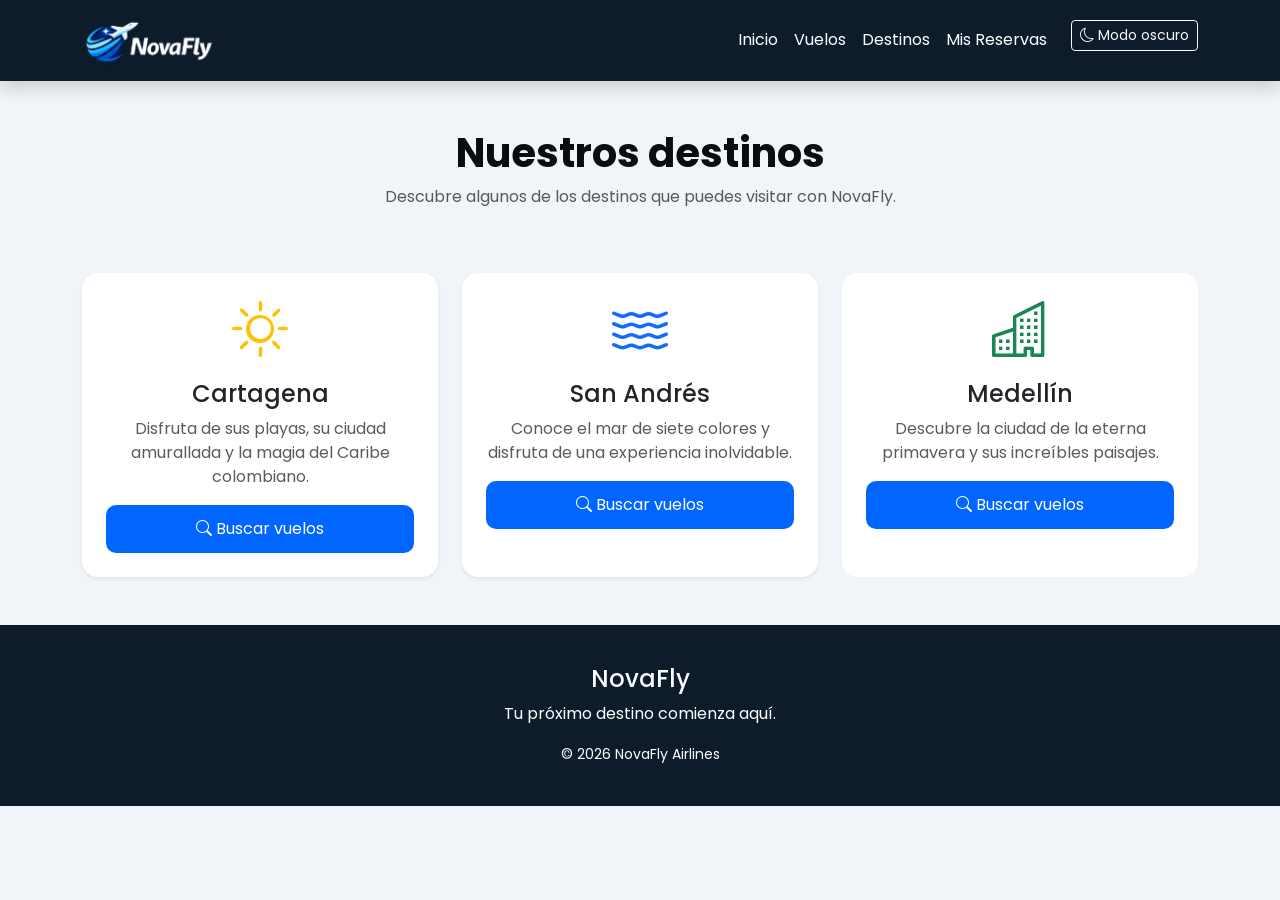
<file: pages/destinos.html>
<!DOCTYPE html>
<html lang="es">
<head>
    <meta charset="UTF-8">
    <meta name="viewport" content="width=device-width, initial-scale=1.0">
    <title>NovaFly | Destinos</title>
    <link href="https://cdn.jsdelivr.net/npm/bootstrap@5.3.7/dist/css/bootstrap.min.css" rel="stylesheet">
    <link rel="stylesheet" href="https://cdn.jsdelivr.net/npm/bootstrap-icons@1.11.3/font/bootstrap-icons.min.css">
    <link href="https://fonts.googleapis.com/css2?family=Poppins:wght@300;400;500;600;700&display=swap" rel="stylesheet">
    <link rel="stylesheet" href="../css/styles.css">
</head>
<body>
    <nav class="navbar navbar-expand-lg navbar-dark shadow">
        <div class="container">
            <a class="navbar-brand d-flex align-items-center" href="../index.html">
                <img src="../img/logo/logo.png" class="logo-navbar" alt="NovaFly">
            </a>
            <button class="navbar-toggler" data-bs-toggle="collapse" data-bs-target="#menu"> <span class="navbar-toggler-icon"></span></button>
            <div class="collapse navbar-collapse" id="menu">
                <ul class="navbar-nav ms-auto">
                    <li class="nav-item"><a class="nav-link" href="../index.html"> Inicio</a></li>
                    <li class="nav-item"><a class="nav-link" href="vuelos.html"> Vuelos</a></li>
                    <li class="nav-item"><a class="nav-link active" href="#"> Destinos</a></li>
                    <li class="nav-item"><a class="nav-link" href="mis-reservas.html"> Mis Reservas</a></li>
                    <li class="nav-item ms-lg-3">
                        <button id="btnModoOscuro" class="btn btn-outline-light btn-sm" type="button"> <i
                                class="bi bi-moon"></i> Modo oscuro
                        </button>
                    </li>
                </ul>
            </div>
        </div>
    </nav>
    <section class="py-5 text-center">
        <div class="container">
            <h1 class="fw-bold"> Nuestros destinos</h1>
            <p class="text-muted"> Descubre algunos de los destinos que puedes visitar con NovaFly.</p>
        </div>
    </section>
    <section class="container mb-5">
        <div class="row g-4">
            <div class="col-md-6 col-lg-4">
                <div class="card shadow-sm border-0 rounded-4 h-100">
                    <div class="card-body p-4">
                        <div class="text-center mb-3"><i class="bi bi-sun display-4 text-warning"></i></div>
                        <h4 class="text-center"> Cartagena</h4>
                        <p class="text-muted text-center"> Disfruta de sus playas, su ciudad amurallada y la magia del Caribe colombiano.</p>
                        <div class="d-grid">
                            <button class="btn btn-primary" onclick="buscarDestino('Cartagena')"> <i class="bi bi-search"></i> Buscar vuelos</button>
                        </div>
                    </div>
                </div>
            </div>
            <div class="col-md-6 col-lg-4">
                <div class="card shadow-sm border-0 rounded-4 h-100">
                    <div class="card-body p-4">
                        <div class="text-center mb-3">
                            <i class="bi bi-water display-4 text-primary"></i>
                        </div>
                        <h4 class="text-center"> San Andrés</h4>
                        <p class="text-muted text-center"> Conoce el mar de siete colores y disfruta de una experiencia inolvidable.</p>
                        <div class="d-grid">
                            <button class="btn btn-primary" onclick="buscarDestino('San Andrés')"> <i class="bi bi-search"></i> Buscar vuelos</button>
                        </div>
                    </div>
                </div>
            </div>
            <div class="col-md-6 col-lg-4">
                <div class="card shclassadow-sm border-0 rounded-4 h-100">
                    <div class="card-body p-4">
                        <div class="text-center mb-3">
                            <i class="bi bi-buildings display-4 text-success"></i>
                        </div>
                        <h4 class="text-center"> Medellín</h4>
                        <p class="text-muted text-center"> Descubre la ciudad de la eterna primavera y sus increíbles paisajes.</p>
                        <div class="d-grid">
                            <button class="btn btn-primary" onclick="buscarDestino('Medellín')"> <i class="bi bi-search"></i> Buscar vuelos</button>
                        </div>
                    </div>
                </div>
            </div>
        </div>
    </section>
    <footer>
        <div class="container text-center">
            <h4> NovaFly</h4>
            <p> Tu próximo destino comienza aquí.</p>
            <small> © 2026 NovaFly Airlines</small>
        </div>
    </footer>
    <script src="https://cdn.jsdelivr.net/npm/bootstrap@5.3.7/dist/js/bootstrap.bundle.min.js"></script>
    <script src="../js/destinos.js"></script>
    <script src="../js/modo-oscuro.js"></script>
</body>
</html>
</file>
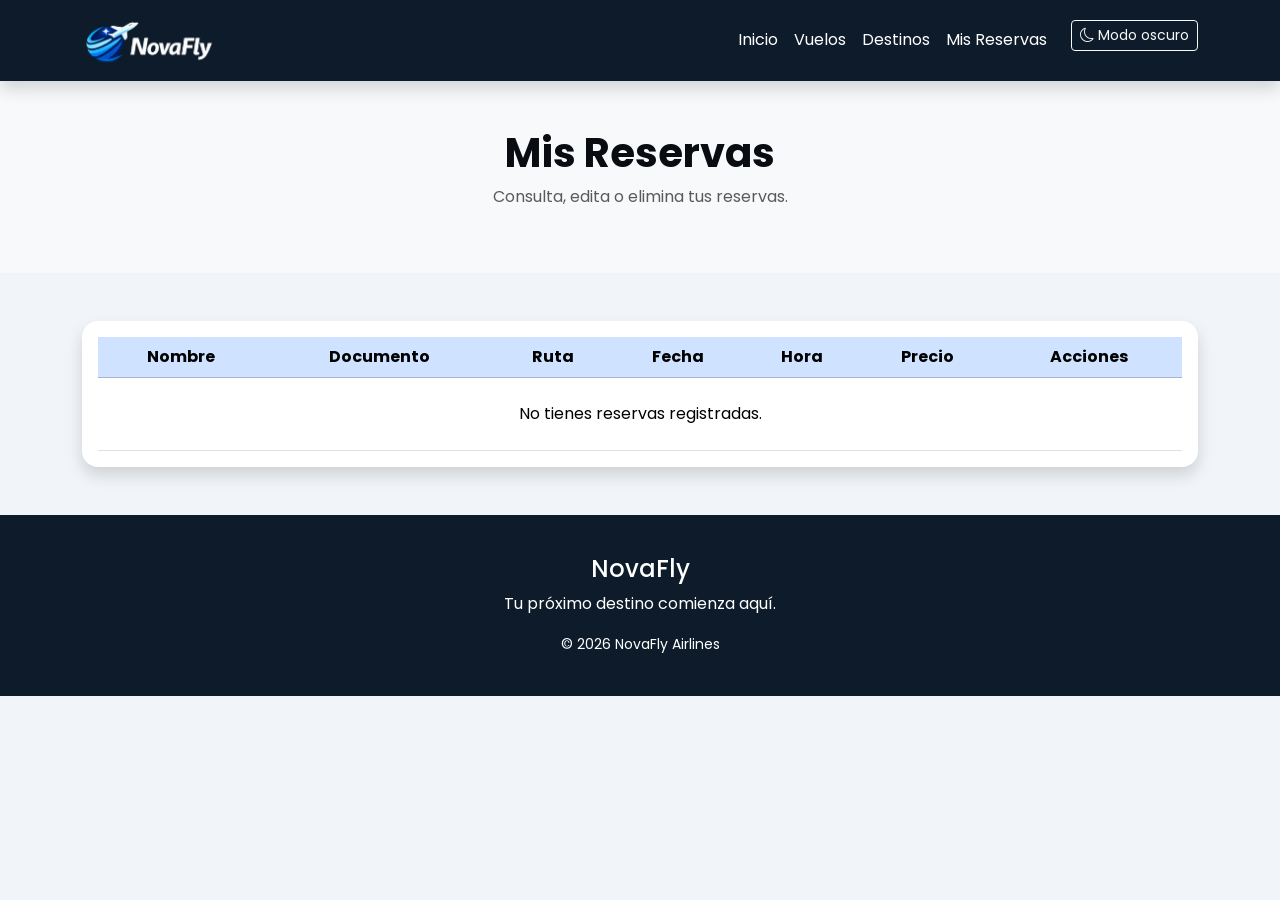
<file: pages/mis-reservas.html>
<!DOCTYPE html>
<html lang="es">
<head>
    <meta charset="UTF-8">
    <meta name="viewport" content="width=device-width, initial-scale=1.0">
    <title>NovaFly | Mis Reservas</title>
    <link href="https://cdn.jsdelivr.net/npm/bootstrap@5.3.7/dist/css/bootstrap.min.css" rel="stylesheet">
    <link rel="stylesheet" href="https://cdn.jsdelivr.net/npm/bootstrap-icons@1.11.3/font/bootstrap-icons.min.css">
    <link href="https://fonts.googleapis.com/css2?family=Poppins:wght@300;400;500;600;700&display=swap" rel="stylesheet">
    <link rel="stylesheet" href="../css/styles.css">
</head>
<body>
    <nav class="navbar navbar-expand-lg navbar-dark shadow">
        <div class="container">
            <a class="navbar-brand d-flex align-items-center" href="../index.html">
                <img src="../img/logo/logo.png" class="logo-navbar" alt="NovaFly">
            </a>
            <button class="navbar-toggler" data-bs-toggle="collapse" data-bs-target="#menu">
                <span class="navbar-toggler-icon"></span>
            </button>
            <div class="collapse navbar-collapse" id="menu">
                <ul class="navbar-nav ms-auto">
                    <li class="nav-item"><a class="nav-link" href="../index.html"> Inicio</a></li>
                    <li class="nav-item"><a class="nav-link" href="vuelos.html"> Vuelos</a></li>
                    <li class="nav-item"><a class="nav-link" href="destinos.html"> Destinos</a></li>
                    <li class="nav-item"><a class="nav-link active" href="#"> Mis Reservas</a></li>
                    <li class="nav-item ms-lg-3">
                        <button id="btnModoOscuro" class="btn btn-outline-light btn-sm" type="button">
                            <i class="bi bi-moon"></i> Modo oscuro</button>
                    </li>
                </ul>
            </div>
        </div>
    </nav>
    <section class="py-5 bg-light">
        <div class="container text-center">
            <h1 class="fw-bold"> Mis Reservas</h1>
            <p class="text-muted"> Consulta, edita o elimina tus reservas.</p>
        </div>
    </section>
    <section class="container py-5">
        <div class="card shadow border-0 rounded-4">
            <div class="card-body">
                <div class="table-responsive">
                    <table class="table table-hover align-middle mb-0">
                        <thead class="table-primary text-center">
                            <tr>
                                <th>Nombre</th>
                                <th>Documento</th>
                                <th>Ruta</th>
                                <th>Fecha</th>
                                <th>Hora</th>
                                <th>Precio</th>
                                <th>Acciones</th>
                            </tr>
                        </thead>
                        <tbody id="tablaReservas"></tbody>
                    </table>
                </div>
            </div>
        </div>
    </section>
    <div class="modal fade" id="modalEditar" tabindex="-1" aria-hidden="true">
        <div class="modal-dialog modal-dialog-centered">
            <div class="modal-content">
                <div class="modal-header">
                    <h5 class="modal-title"> Editar reserva</h5>
                    <button type="button" class="btn-close" data-bs-dismiss="modal" aria-label="Cerrar"></button>
                </div>
                <div class="modal-body">
                    <form id="formEditar">
                        <input type="hidden" id="editarId">
                        <div class="mb-3">
                            <label for="editarNombre" class="form-label"> Nombre</label>
                            <input type="text" id="editarNombre" class="form-control" required>
                        </div>
                        <div class="mb-3">
                            <label for="editarApellido" class="form-label"> Apellido</label>
                            <input type="text" id="editarApellido" class="form-control" required>
                        </div>
                        <div class="mb-3">
                            <label for="editarDocumento" class="form-label"> Documento</label>
                            <input type="text" id="editarDocumento" class="form-control" required>
                        </div>
                        <div class="mb-3">
                            <label for="editarTelefono" class="form-label"> Teléfono</label>
                            <input type="tel" id="editarTelefono" class="form-control" required>
                        </div>
                        <div class="mb-3">
                            <label for="editarCorreo" class="form-label"> Correo electrónico</label>
                            <input type="email" id="editarCorreo" class="form-control" required>
                        </div>
                        <button type="submit" class="btn btn-primary w-100">
                            <i class="bi bi-check-circle"></i> Guardar cambios</button>
                    </form>
                </div>
            </div>
        </div>
    </div>
    <footer>
        <div class="container text-center">
            <h4> NovaFly</h4>
            <p> Tu próximo destino comienza aquí.</p>
            <small> © 2026 NovaFly Airlines</small>
        </div>
    </footer>
    <script src="https://cdn.jsdelivr.net/npm/bootstrap@5.3.7/dist/js/bootstrap.bundle.min.js"></script>
    <script src="../js/reservas.js"></script>
    <script src="../js/modo-oscuro.js"></script>
</body>
</html>
</file>
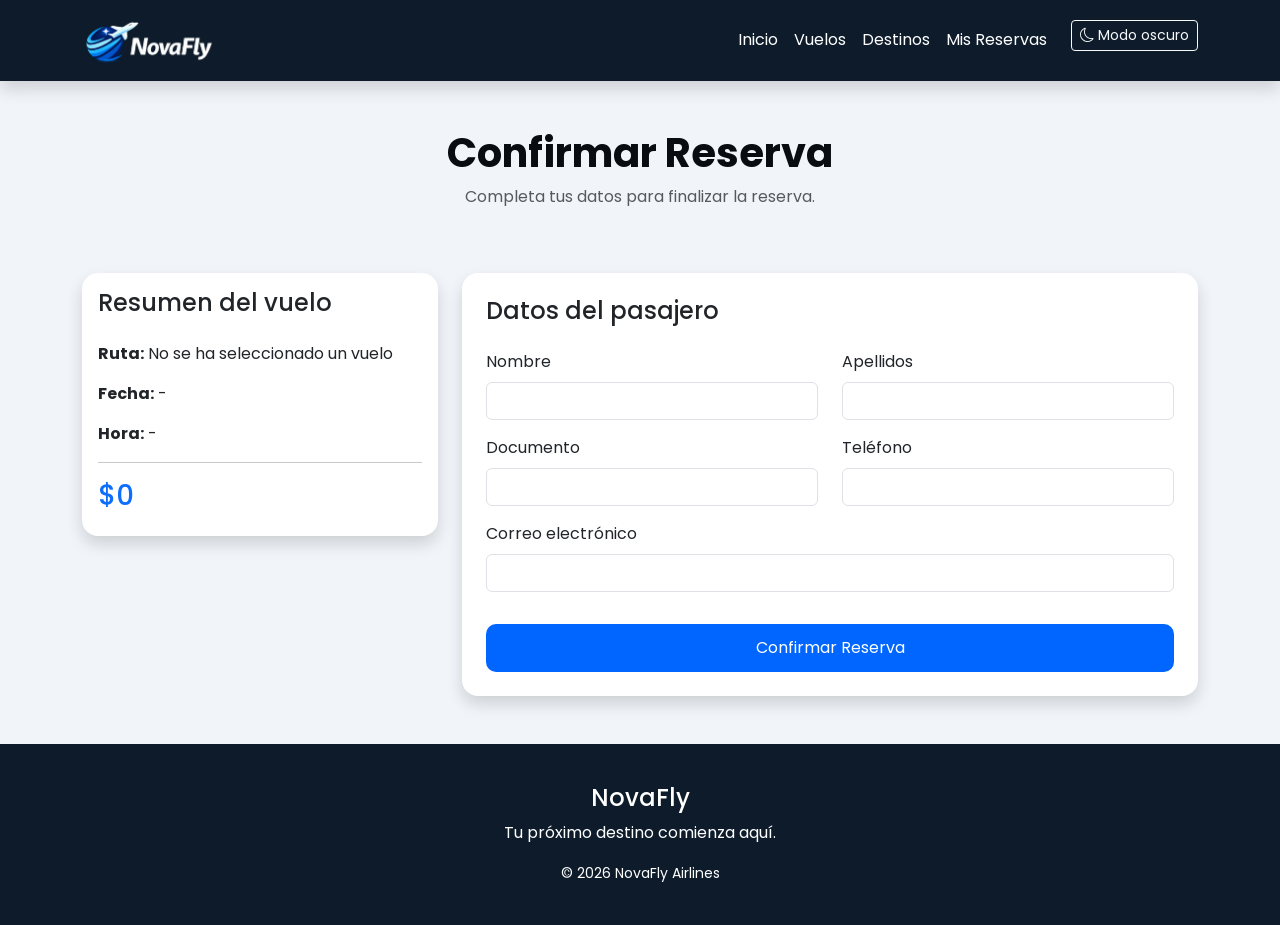
<file: pages/reserva.html>
<!DOCTYPE html>
<html lang="es">
<head>
    <meta charset="UTF-8">
    <meta name="viewport" content="width=device-width, initial-scale=1.0">
    <title>NovaFly | Reserva</title>
    <link href="https://cdn.jsdelivr.net/npm/bootstrap@5.3.7/dist/css/bootstrap.min.css" rel="stylesheet">
    <link rel="stylesheet" href="https://cdn.jsdelivr.net/npm/bootstrap-icons@1.11.3/font/bootstrap-icons.min.css">
    <link href="https://fonts.googleapis.com/css2?family=Poppins:wght@300;400;500;600;700&display=swap" rel="stylesheet">
    <link rel="stylesheet" href="../css/styles.css">
</head>
<body>
    <nav class="navbar navbar-expand-lg navbar-dark shadow">
        <div class="container">
            <a class="navbar-brand d-flex align-items-center" href="../index.html">
                <img src="../img/logo/logo.png" class="logo-navbar" alt="NovaFly">
            </a>
            <button class="navbar-toggler" data-bs-toggle="collapse" data-bs-target="#menu">
                <span class="navbar-toggler-icon"></span>
            </button>
            <div class="collapse navbar-collapse" id="menu">
                <ul class="navbar-nav ms-auto">
                    <li class="nav-item"><a class="nav-link" href="../index.html"> Inicio</a></li>
                    <li class="nav-item"><a class="nav-link" href="vuelos.html"> Vuelos</a></li>
                    <li class="nav-item"><a class="nav-link" href="destinos.html"> Destinos</a></li>
                    <li class="nav-item"><a class="nav-link" href="mis-reservas.html"> Mis Reservas</a></li>
                    <li class="nav-item ms-lg-3">
                        <button id="btnModoOscuro" class="btn btn-outline-light btn-sm" type="button">
                            <i class="bi bi-moon"></i> Modo oscuro</button>
                    </li>
                </ul>
            </div>
        </div>
    </nav>
    <section class="py-5 text-center">
        <div class="container">
            <h1 class="fw-bold">Confirmar Reserva</h1>
            <p class="text-muted">Completa tus datos para finalizar la reserva.</p>
        </div>
    </section>
    <section class="container mb-5">
        <div class="row g-4">
            <div class="col-lg-4">
                <div class="card border-0 shadow rounded-4">
                    <div class="card-body">
                        <h4 class="mb-4">Resumen del vuelo</h4>
                        <p>
                            <strong>Ruta:</strong>
                            <span id="rutaVuelo"></span>
                        </p>
                        <p>
                            <strong>Fecha:</strong>
                            <span id="fechaVuelo"></span>
                        </p>
                        <p>
                            <strong>Hora:</strong>
                            <span id="horaVuelo"></span>
                        </p>
                        <hr>
                        <h3 class="text-primary" id="precioVuelo">
                        </h3>
                    </div>
                </div>
            </div>
            <div class="col-lg-8">
                <div class="card border-0 shadow rounded-4">
                    <div class="card-body p-4">
                        <div id="mensaje"></div>
                        <h4 class="mb-4">Datos del pasajero</h4>
                        <form id="formReserva">
                            <div class="row">
                                <div class="col-md-6 mb-3">
                                    <label class="form-label">Nombre</label>
                                    <input id="nombre" type="text" class="form-control" required>
                                </div>
                                <div class="col-md-6 mb-3">
                                    <label class="form-label">Apellidos</label>
                                    <input id="apellido" type="text" class="form-control" required>
                                </div>
                            </div>
                            <div class="row">
                                <div class="col-md-6 mb-3">
                                    <label class="form-label">Documento</label>
                                    <input id="documento" type="number" class="form-control" required>
                                </div>
                                <div class="col-md-6 mb-3">
                                    <label class="form-label">Teléfono</label>
                                    <input id="telefono" type="tel" class="form-control" required>
                                </div>
                            </div>
                            <div class="mb-3">
                                <label class="form-label">Correo electrónico</label>
                                <input id="correo" type="email" class="form-control" required>
                            </div>
                            <button type="submit" class="btn btn-primary w-100 mt-3">Confirmar Reserva</button>
                        </form>
                    </div>
                </div>
            </div>
        </div>
    </section>
    <footer>
        <div class="container text-center">
            <h4>NovaFly</h4>
            <p>Tu próximo destino comienza aquí.</p>
            <small>© 2026 NovaFly Airlines</small>
        </div>
    </footer>
    <script src="https://cdn.jsdelivr.net/npm/bootstrap@5.3.7/dist/js/bootstrap.bundle.min.js"></script>
    <script src="../js/reserva.js"></script>
    <script src="../js/modo-oscuro.js"></script>
</body>
</html>
</file>
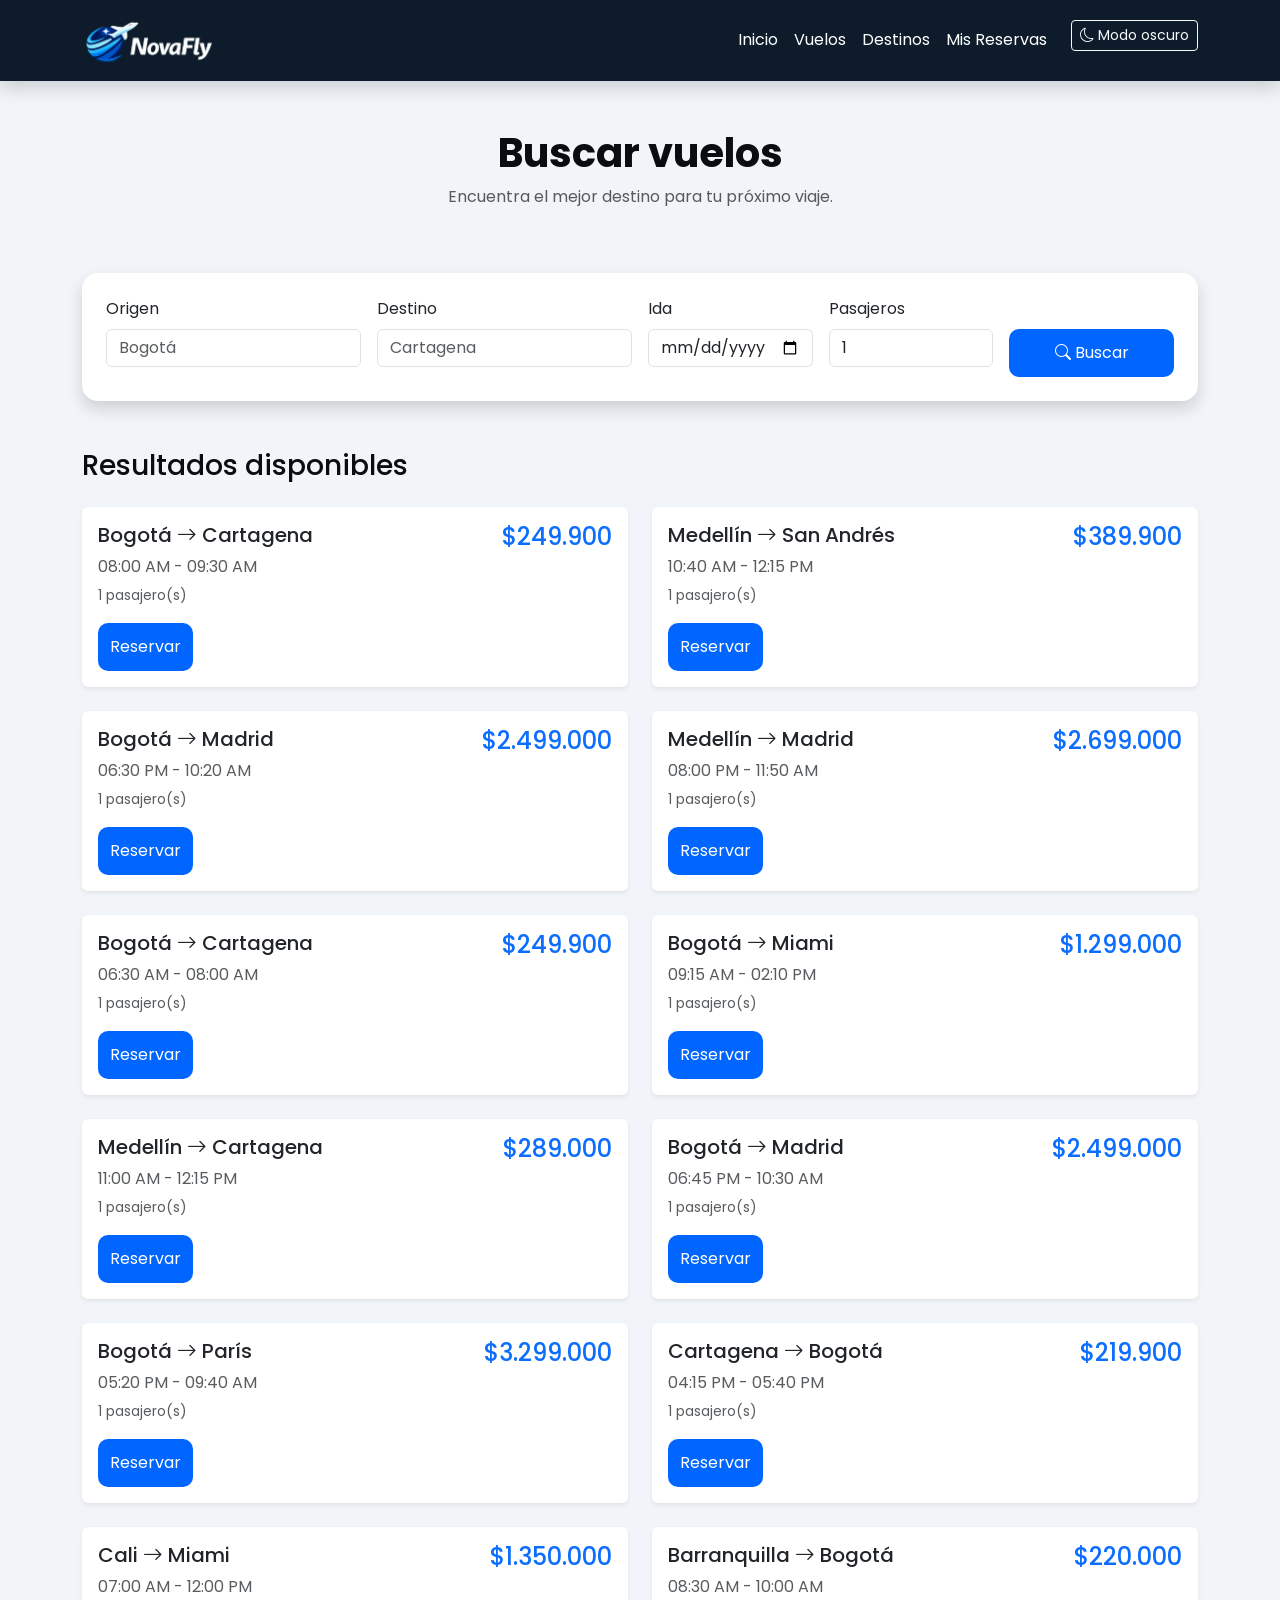
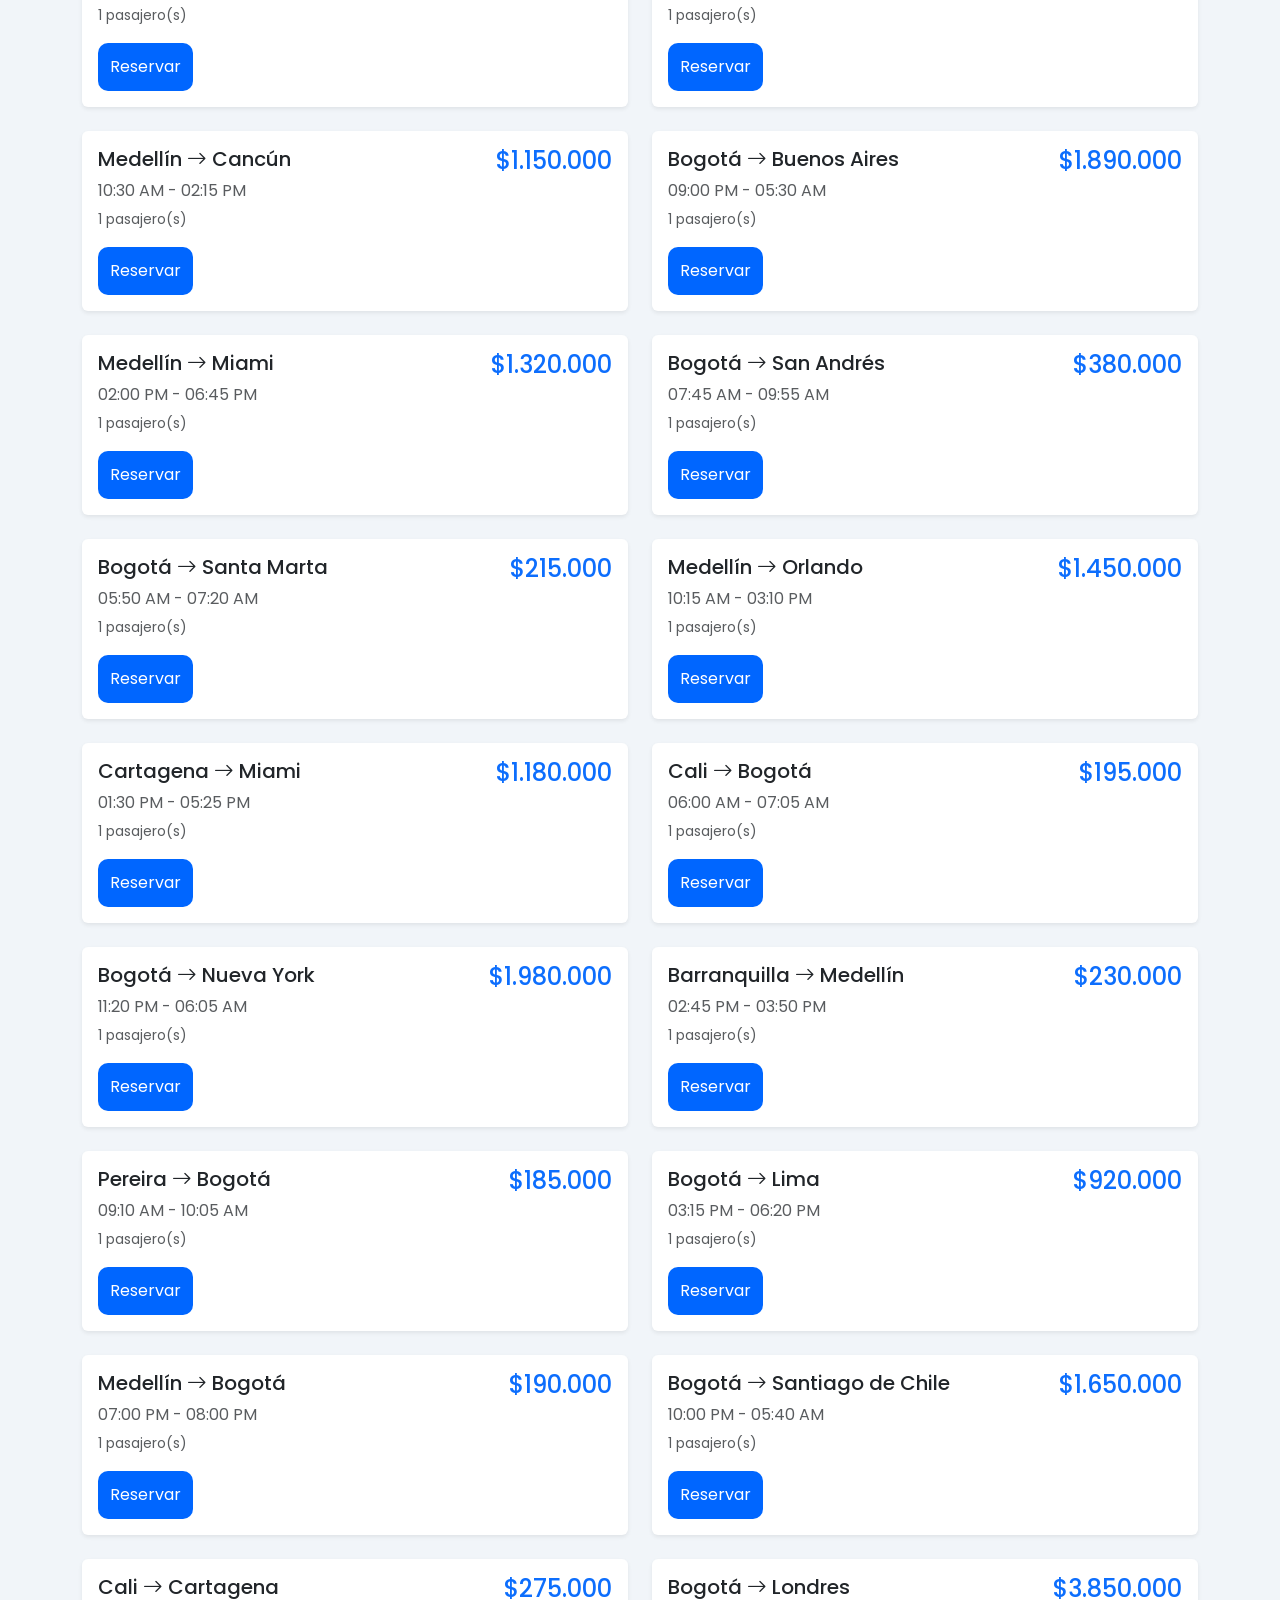
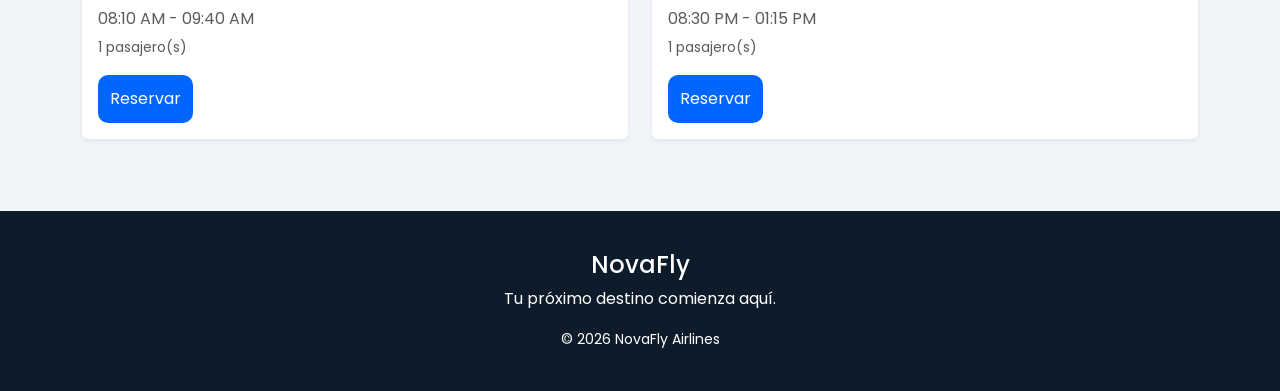
<file: pages/vuelos.html>
<!DOCTYPE html>
<html lang="es">
<head>
    <meta charset="UTF-8">
    <meta name="viewport" content="width=device-width, initial-scale=1.0">
    <title>NovaFly | Vuelos</title>
    <link href="https://cdn.jsdelivr.net/npm/bootstrap@5.3.7/dist/css/bootstrap.min.css" rel="stylesheet">
    <link rel="stylesheet" href="https://cdn.jsdelivr.net/npm/bootstrap-icons@1.11.3/font/bootstrap-icons.min.css">
    <link href="https://fonts.googleapis.com/css2?family=Poppins:wght@300;400;500;600;700&display=swap" rel="stylesheet">
    <link rel="stylesheet" href="../css/styles.css">
    </head>
<body>
    <nav class="navbar navbar-expand-lg navbar-dark shadow">
        <div class="container">
            <a class="navbar-brand d-flex align-items-center" href="../index.html">
                <img src="../img/logo/logo.png" class="logo-navbar" alt="NovaFly">
            </a>
            <button class="navbar-toggler" type="button" data-bs-toggle="collapse" data-bs-target="#menu">
                <span class="navbar-toggler-icon"></span>
            </button>
            <div class="collapse navbar-collapse" id="menu">
                <ul class="navbar-nav ms-auto">
                    <li class="nav-item"><a class="nav-link" href="../index.html"> Inicio</a></li>
                    <li class="nav-item"><a class="nav-link active" href="#"> Vuelos</a></li>
                    <li class="nav-item"><a class="nav-link" href="destinos.html">  Destinos</a></li>
                    <li class="nav-item"><a class="nav-link" href="mis-reservas.html"> Mis Reservas</a></li>
                    <li class="nav-item ms-lg-3">
                        <button  id="btnModoOscuro" class="btn btn-outline-light btn-sm"type="button">
                            <i class="bi bi-moon"></i> Modo oscuro
                        </button>
                    </li>
                </ul>
            </div>
        </div>
    </nav>
    <section class="py-5 text-center">
        <div class="container">
            <h1 class="fw-bold">  Buscar vuelos</h1>
            <p class="text-muted"> Encuentra el mejor destino para tu próximo viaje.</p>
        </div>
    </section>
    
    <section class="container mb-5">
        <div class="card shadow border-0 rounded-4">
            <div class="card-body p-4">
                <form id="formBusqueda" class="row g-3">
                    <div class="col-lg-3">
                        <label for="origen"class="form-label">Origen</label>
                        <input type="text" id="origen" class="form-control" placeholder="Bogotá" required>
                    </div>
                    <div class="col-lg-3">
                        <label for="destino" class="form-label"> Destino</label>
                        <input type="text"id="destino"class="form-control"placeholder="Cartagena" required>
                    </div>
                    <div class="col-lg-2">
                        <label  for="fecha" class="form-label"> Ida</label>
                        <input type="date" id="fecha" class="form-control" required>
                    </div>
                    <div class="col-lg-2">
                        <label for="pasajeros" class="form-label"> Pasajeros</label>
                        <input type="number"id="pasajeros"value="1"min="1"class="form-control" required>
                    </div>
                    <div class="col-lg-2 d-grid">
                        <label class="form-label text-white">  Buscar</label>
                        <button type="submit" class="btn btn-primary"> <i class="bi bi-search"></i> Buscar</button>
                    </div>
                </form>
            </div>
        </div>
    </section>
    <section class="container mb-5">
        <h3 class="mb-4"> Resultados disponibles</h3>
        <div  id="resultadosVuelos" class="row g-4">
        </div>
    </section>
    <section class="container mb-5">
    <h3 class="mb-4"></h3>

    <div id="resultadosVuelos" class="row g-4">
    </div>
</section>
    <footer>
        <div class="container text-center">
            <h4> NovaFly</h4>
            <p>  Tu próximo destino comienza aquí.</p>
            <small>  © 2026 NovaFly Airlines</small>
        </div>
    </footer>
    <script src="https://cdn.jsdelivr.net/npm/bootstrap@5.3.7/dist/js/bootstrap.bundle.min.js"></script>
    <script src="../js/vuelos.js"> </script>
    <script src="../js/modo-oscuro.js"></script>
</body>
</html>
</file>
<file: css/styles.css>
@import url("variables.css");

* {
    margin: 0;
    padding: 0;
    box-sizing: border-box;
}

body {
    font-family: "Poppins", sans-serif;
    background: var(--background);
    color: var(--text);
}

.navbar {
    background: var(--primary-dark);
}

.navbar-brand {
    color: white;
    font-size: 1.6rem;
    font-weight: 700;
}

.nav-link {
    color: white !important;
    transition: .3s;
}

.nav-link:hover {
    color: var(--primary-light) !important;
}

.navbar-nav .nav-link {
    white-space: nowrap;
}

.hero {
    min-height: 100vh;

    background:
        linear-gradient(
            rgba(13, 27, 42, .75),
            rgba(13, 27, 42, .45)
        ),
        url("../img/banner/banner.png");

    background-size: cover;
    background-position: center;

    display: flex;
    align-items: center;
}

.hero-content {
    color: white;
    margin-bottom: 50px;
}

.hero h1 span {
    color: #0f12db;
}

.hero h1 {
    font-size: clamp(2.2rem, 5vw, 4rem);
    font-weight: 700;
}

.hero p {
    font-size: clamp(1rem, 2vw, 1.3rem);
    margin-top: 20px;
}

.search-box {
    background: white;
    border-radius: 18px;
    padding: 30px;
    margin-top: 30px;
}

.search-card {
    border: none;
    border-radius: var(--radius);
    box-shadow: var(--shadow);
}

.destination-card {
    border: none;
    border-radius: var(--radius);
    overflow: hidden;
    transition: .35s;
    box-shadow: var(--shadow);
}

.destination-card:hover {
    transform: translateY(-8px);
}

.destination-card img {
    height: 220px;
    object-fit: cover;
}

.btn-primary {
    background: var(--primary);
    border: none;
    border-radius: 10px;
    padding: 12px;
}

.btn-primary:hover {
    background: var(--primary-light);
}

.navbar-brand img {
    max-height: 55px;
    width: auto;
}

footer {
    background: var(--primary-dark);
    color: white;
    padding: 40px 0;
}

body.modo-oscuro {
    background-color: #121212;
    color: #f5f5f5;
}

body.modo-oscuro h1,
body.modo-oscuro h2,
body.modo-oscuro h3,
body.modo-oscuro h4,
body.modo-oscuro h5,
body.modo-oscuro h6,
body.modo-oscuro p,
body.modo-oscuro label,
body.modo-oscuro span {
    color: inherit;
}


body.modo-oscuro .card {
    background-color: #1e1e1e;
    color: #f5f5f5;
    border-color: #333;
}

body.modo-oscuro .text-muted {
    color: #bdbdbd !important;
}

body.modo-oscuro .form-control,
body.modo-oscuro .form-select {
    background-color: #2b2b2b;
    color: #ffffff;
    border-color: #555;
}

body.modo-oscuro .form-control:focus,
body.modo-oscuro .form-select:focus {
    background-color: #2b2b2b;
    color: #ffffff;
    border-color: var(--primary);
    box-shadow: 0 0 0 .25rem rgba(13, 110, 253, .25);
}

body.modo-oscuro .form-control::placeholder {
    color: #aaaaaa;
}

body.modo-oscuro .form-label {
    color: #f5f5f5;
}

body.modo-oscuro .bg-light {
    background-color: #121212 !important;
}

body.modo-oscuro .bg-white {
    background-color: #1e1e1e !important;
}

body.modo-oscuro .table {
    color: #f5f5f5;
}

body.modo-oscuro .table th,
body.modo-oscuro .table td {
    color: #f5f5f5;
    background-color: #1e1e1e;
    border-color: #444;
}

body.modo-oscuro .table thead th {
    background-color: #252525;
}

body.modo-oscuro .alert-warning {
    background-color: #3a320f;
    color: #fff3cd;
    border-color: #665c20;
}

body.modo-oscuro .alert-success {
    background-color: #12351f;
    color: #d1e7dd;
    border-color: #245c38;
}

body.modo-oscuro .modal-content {
    background-color: #1e1e1e;
    color: #f5f5f5;
}

body.modo-oscuro .modal-header,
body.modo-oscuro .modal-footer {
    border-color: #444;
}

body.modo-oscuro hr {
    color: #aaa;
    border-color: #555;
}

body.modo-oscuro a:not(.nav-link) {
    color: #6ea8fe;
}

body.modo-oscuro section {
    color: #f5f5f5;
}

body.modo-oscuro #btnModoOscuro {
    color: white;
    border-color: white;
}

body.modo-oscuro .search-box {
    background-color: #1e1e1e !important;
    box-shadow: 0 10px 25px rgba(0, 0, 0, 0.5) !important;
}

body.modo-oscuro .reloj-box,
body.modo-oscuro .reloj-box.card {
    background-color: #1e1e1e !important;
    border-color: #333 !important;
    color: #f5f5f5 !important;
}
</file>
